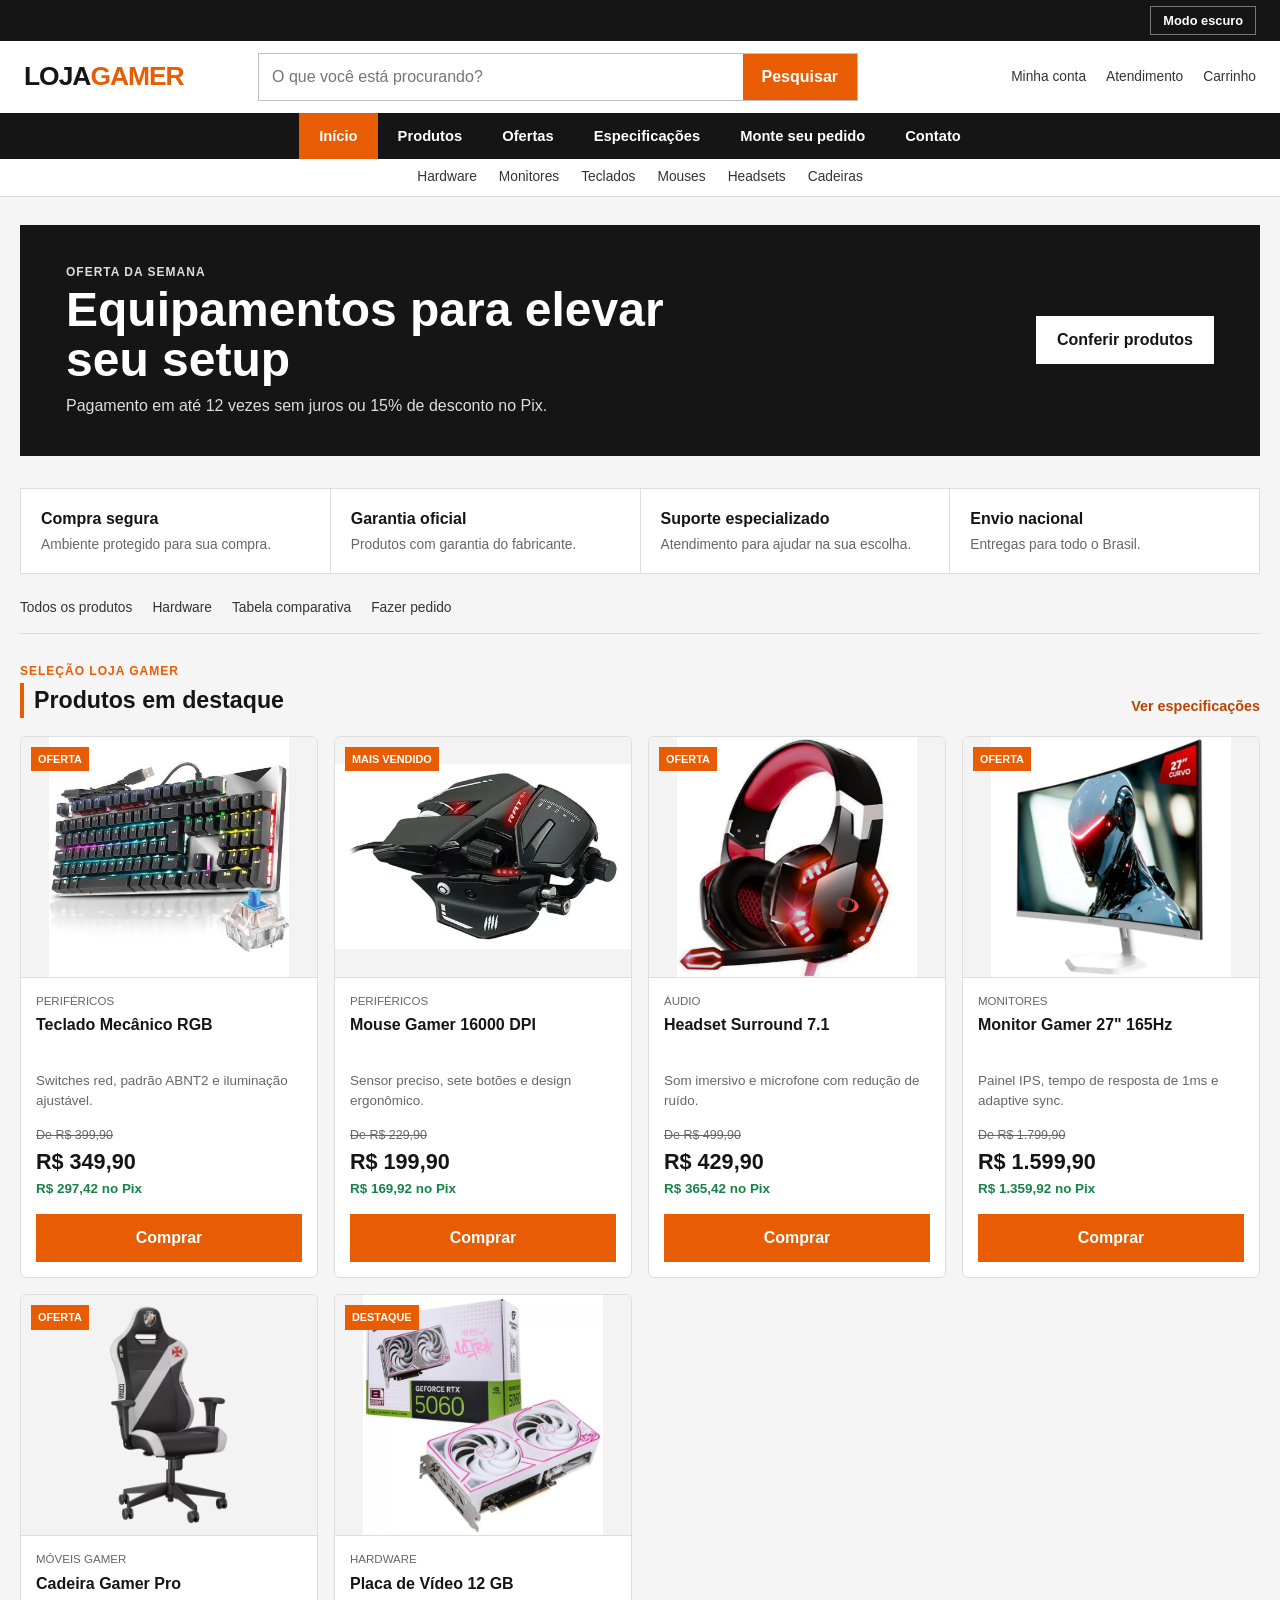
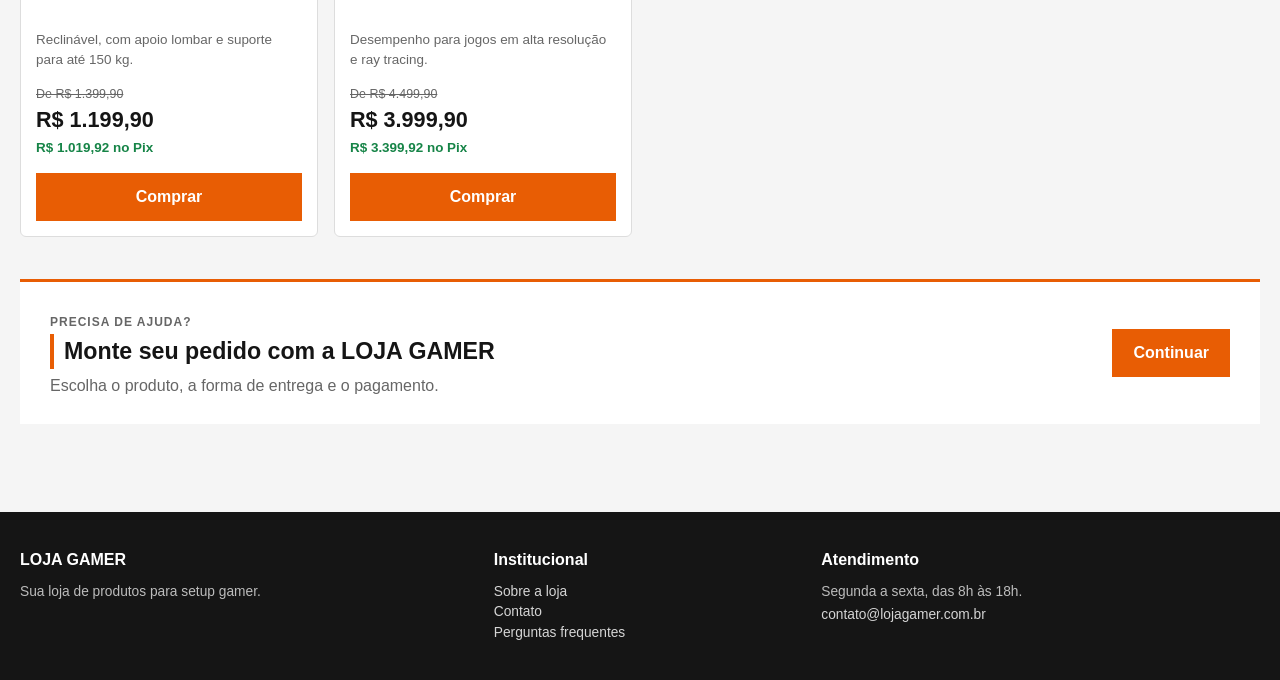
<file: index.html>
<!DOCTYPE html>
<html lang="pt-BR">
<head>
    <meta charset="UTF-8">
    <meta name="viewport" content="width=device-width, initial-scale=1.0">
    <meta name="description" content="LOJA GAMER - loja online de produtos e periféricos gamer">
    <title>LOJA GAMER | Início</title>
    <link rel="stylesheet" href="style.css">
</head>

<body id="topo">

    <header class="site-header">
        <div class="barra-topo">
            <input type="checkbox" id="tema" class="visualmente-oculto" role="switch">
            <label for="tema" class="alternar">
                <span class="txt-claro">Modo escuro</span>
                <span class="txt-escuro">Modo claro</span>
            </label>
        </div>

        <div class="header-superior">
            <a class="logo" href="index.html" aria-label="LOJA GAMER - página inicial">LOJA<span>GAMER</span></a>

            <form class="busca" action="#" method="get" role="search">
                <label for="pesquisa" class="visualmente-oculto">Pesquisar produtos</label>
                <input type="search" id="pesquisa" name="pesquisa" placeholder="O que você está procurando?">
                <button type="submit">Pesquisar</button>
            </form>

            <nav class="atalhos-header" aria-label="Acesso rápido">
                <a href="cadastro.html">Minha conta</a>
                <a href="contato.html">Atendimento</a>
                <a href="cadastro.html#pedido">Carrinho</a>
            </nav>
        </div>

        <nav class="menu-principal" aria-label="Menu principal">
            <ul>
                <li><a class="ativo" href="index.html" aria-current="page">Início</a></li>
                <li><a href="#produtos">Produtos</a></li>
                <li><a href="#ofertas">Ofertas</a></li>
                <li><a href="detalhes.html">Especificações</a></li>
                <li><a href="cadastro.html">Monte seu pedido</a></li>
                <li><a href="contato.html">Contato</a></li>
            </ul>
        </nav>

        <nav class="menu-categorias" aria-label="Categorias de produtos">
            <a href="#placa-video">Hardware</a>
            <a href="#monitor">Monitores</a>
            <a href="#teclado">Teclados</a>
            <a href="#mouse">Mouses</a>
            <a href="#headset">Headsets</a>
            <a href="#cadeira">Cadeiras</a>
        </nav>
    </header>

    <main>
        <section class="faixa-promocional" id="ofertas" aria-labelledby="titulo-oferta">
            <div>
                <p class="chamada">OFERTA DA SEMANA</p>
                <h1 id="titulo-oferta">Equipamentos para elevar seu setup</h1>
                <p>Pagamento em até 12 vezes sem juros ou 15% de desconto no Pix.</p>
            </div>
            <a class="botao botao-claro" href="#produtos">Conferir produtos</a>
        </section>

        <section class="beneficios" aria-label="Vantagens da LOJA GAMER">
            <article>
                <strong>Compra segura</strong>
                <p>Ambiente protegido para sua compra.</p>
            </article>
            <article>
                <strong>Garantia oficial</strong>
                <p>Produtos com garantia do fabricante.</p>
            </article>
            <article>
                <strong>Suporte especializado</strong>
                <p>Atendimento para ajudar na sua escolha.</p>
            </article>
            <article>
                <strong>Envio nacional</strong>
                <p>Entregas para todo o Brasil.</p>
            </article>
        </section>

        <nav class="atalhos-pagina" aria-label="Atalhos desta página">
            <a href="#produtos">Todos os produtos</a>
            <a href="#placa-video">Hardware</a>
            <a href="detalhes.html#tabela">Tabela comparativa</a>
            <a href="cadastro.html#pedido">Fazer pedido</a>
        </nav>

        <section id="produtos" aria-labelledby="titulo-produtos">
            <header class="titulo-secao">
                <div>
                    <p class="rotulo-secao">SELEÇÃO LOJA GAMER</p>
                    <h2 id="titulo-produtos">Produtos em destaque</h2>
                </div>
                <a href="detalhes.html">Ver especificações</a>
            </header>

            <div class="grade-produtos">

                <article class="produto-card" id="teclado">
                    <p class="etiqueta">Oferta</p>
                    <a href="cadastro.html#pedido">
                        <img src="img/keyboard.jpeg" width="360" height="240" alt="Teclado mecânico gamer com iluminação RGB">
                    </a>
                    <div class="produto-info">
                        <p class="categoria-produto">Periféricos</p>
                        <h3><a href="cadastro.html#pedido">Teclado Mecânico RGB</a></h3>
                        <p class="descricao-produto">Switches red, padrão ABNT2 e iluminação ajustável.</p>
                        <p class="preco-anterior">De R$ 399,90</p>
                        <p class="preco-atual">R$ 349,90</p>
                        <p class="preco-pix">R$ 297,42 no Pix</p>
                        <a class="botao botao-produto" href="cadastro.html#pedido">Comprar</a>
                    </div>
                </article>

                <article class="produto-card" id="mouse">
                    <p class="etiqueta">Mais vendido</p>
                    <a href="cadastro.html#pedido">
                        <img src="img/mouse.webp" width="360" height="240" alt="Mouse gamer com sensor óptico de 16000 DPI">
                    </a>
                    <div class="produto-info">
                        <p class="categoria-produto">Periféricos</p>
                        <h3><a href="cadastro.html#pedido">Mouse Gamer 16000 DPI</a></h3>
                        <p class="descricao-produto">Sensor preciso, sete botões e design ergonômico.</p>
                        <p class="preco-anterior">De R$ 229,90</p>
                        <p class="preco-atual">R$ 199,90</p>
                        <p class="preco-pix">R$ 169,92 no Pix</p>
                        <a class="botao botao-produto" href="cadastro.html#pedido">Comprar</a>
                    </div>
                </article>

                <article class="produto-card" id="headset">
                    <p class="etiqueta">Oferta</p>
                    <a href="cadastro.html#pedido">
                        <img src="img/headset.webp" width="360" height="240" alt="Headset gamer com som surround 7.1">
                    </a>
                    <div class="produto-info">
                        <p class="categoria-produto">Áudio</p>
                        <h3><a href="cadastro.html#pedido">Headset Surround 7.1</a></h3>
                        <p class="descricao-produto">Som imersivo e microfone com redução de ruído.</p>
                        <p class="preco-anterior">De R$ 499,90</p>
                        <p class="preco-atual">R$ 429,90</p>
                        <p class="preco-pix">R$ 365,42 no Pix</p>
                        <a class="botao botao-produto" href="cadastro.html#pedido">Comprar</a>
                    </div>
                </article>

                <article class="produto-card" id="monitor">
                    <p class="etiqueta">Oferta</p>
                    <a href="cadastro.html#pedido">
                        <img src="img/monitor.webp" width="360" height="240" alt="Monitor gamer de 27 polegadas com taxa de atualização de 165Hz">
                    </a>
                    <div class="produto-info">
                        <p class="categoria-produto">Monitores</p>
                        <h3><a href="cadastro.html#pedido">Monitor Gamer 27" 165Hz</a></h3>
                        <p class="descricao-produto">Painel IPS, tempo de resposta de 1ms e adaptive sync.</p>
                        <p class="preco-anterior">De R$ 1.799,90</p>
                        <p class="preco-atual">R$ 1.599,90</p>
                        <p class="preco-pix">R$ 1.359,92 no Pix</p>
                        <a class="botao botao-produto" href="cadastro.html#pedido">Comprar</a>
                    </div>
                </article>

                <article class="produto-card" id="cadeira">
                    <p class="etiqueta">Oferta</p>
                    <a href="cadastro.html#pedido">
                        <img src="img/cadeira_gamer.webp" width="360" height="240" alt="Cadeira gamer reclinável com apoio lombar">
                    </a>
                    <div class="produto-info">
                        <p class="categoria-produto">Móveis gamer</p>
                        <h3><a href="cadastro.html#pedido">Cadeira Gamer Pro</a></h3>
                        <p class="descricao-produto">Reclinável, com apoio lombar e suporte para até 150 kg.</p>
                        <p class="preco-anterior">De R$ 1.399,90</p>
                        <p class="preco-atual">R$ 1.199,90</p>
                        <p class="preco-pix">R$ 1.019,92 no Pix</p>
                        <a class="botao botao-produto" href="cadastro.html#pedido">Comprar</a>
                    </div>
                </article>

                <article class="produto-card" id="placa-video">
                    <p class="etiqueta">Destaque</p>
                    <a href="cadastro.html#pedido">
                        <img src="img/placa.webp" width="360" height="240" alt="Placa de vídeo gamer com 12 GB de memória">
                    </a>
                    <div class="produto-info">
                        <p class="categoria-produto">Hardware</p>
                        <h3><a href="cadastro.html#pedido">Placa de Vídeo 12 GB</a></h3>
                        <p class="descricao-produto">Desempenho para jogos em alta resolução e ray tracing.</p>
                        <p class="preco-anterior">De R$ 4.499,90</p>
                        <p class="preco-atual">R$ 3.999,90</p>
                        <p class="preco-pix">R$ 3.399,92 no Pix</p>
                        <a class="botao botao-produto" href="cadastro.html#pedido">Comprar</a>
                    </div>
                </article>

            </div>
        </section>

        <section class="chamada-cadastro" aria-labelledby="titulo-ajuda">
            <div>
                <p class="rotulo-secao">PRECISA DE AJUDA?</p>
                <h2 id="titulo-ajuda">Monte seu pedido com a LOJA GAMER</h2>
                <p>Escolha o produto, a forma de entrega e o pagamento.</p>
            </div>
            <a class="botao" href="cadastro.html#pedido">Continuar</a>
        </section>
    </main>

    <footer class="site-footer">
        <section>
            <h2>LOJA GAMER</h2>
            <p>Sua loja de produtos para setup gamer.</p>
        </section>

        <nav aria-label="Links do rodapé">
            <h2>Institucional</h2>
            <a href="detalhes.html">Sobre a loja</a>
            <a href="contato.html">Contato</a>
            <a href="detalhes.html#faq">Perguntas frequentes</a>
        </nav>

        <section>
            <h2>Atendimento</h2>
            <p>Segunda a sexta, das 8h às 18h.</p>
            <a href="mailto:contato@lojagamer.com.br">contato@lojagamer.com.br</a>
        </section>
    </footer>

</body>
</html>
</file>
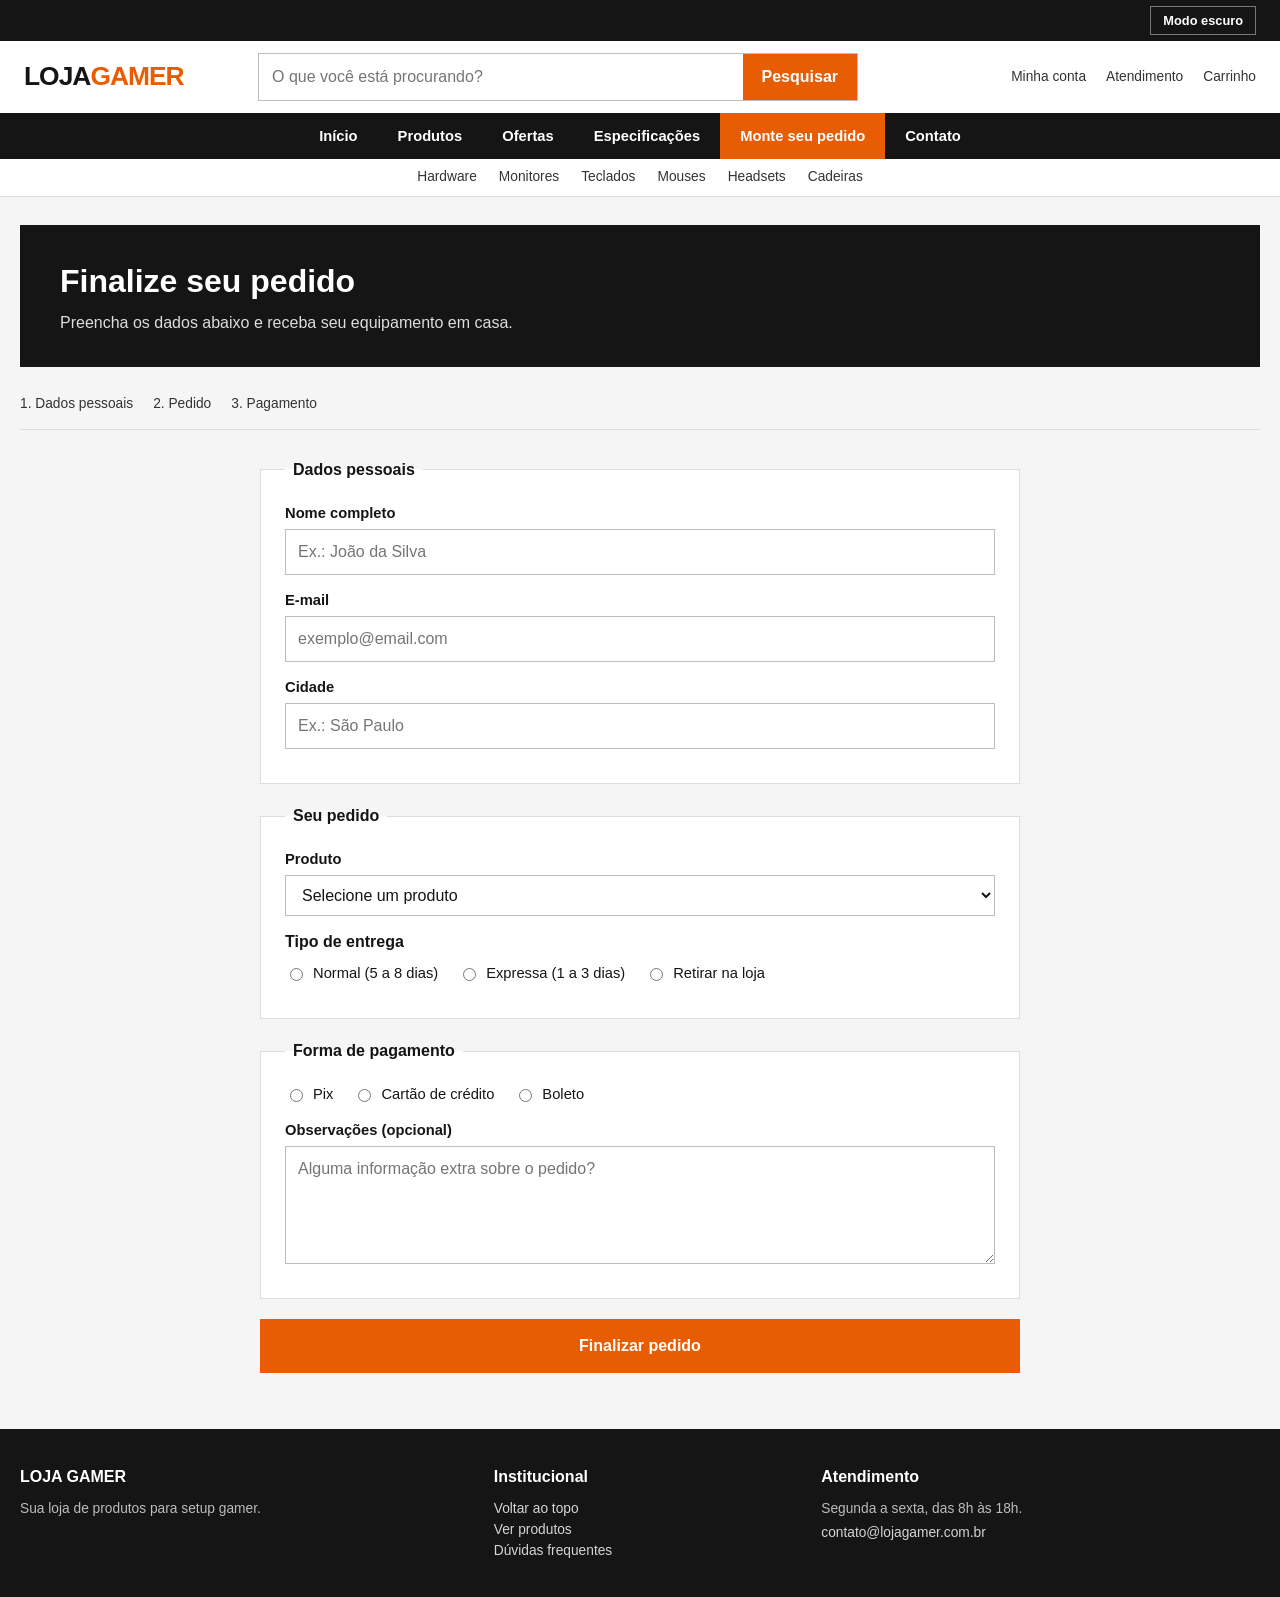
<file: cadastro.html>
<!DOCTYPE html>
<html lang="pt-BR">
<head>
    <meta charset="UTF-8">
    <meta name="viewport" content="width=device-width, initial-scale=1.0">
    <title>Monte seu pedido | LOJA GAMER</title>
    <link rel="stylesheet" href="style.css">
</head>

<body id="topo">

    <header class="site-header">
        <div class="barra-topo">
            <input type="checkbox" id="tema" class="visualmente-oculto" role="switch">
            <label for="tema" class="alternar">
                <span class="txt-claro">Modo escuro</span>
                <span class="txt-escuro">Modo claro</span>
            </label>
        </div>

        <div class="header-superior">
            <a class="logo" href="index.html" aria-label="LOJA GAMER - página inicial">LOJA<span>GAMER</span></a>

            <form class="busca" action="#" method="get" role="search">
                <label for="pesquisa" class="visualmente-oculto">Pesquisar produtos</label>
                <input type="search" id="pesquisa" name="pesquisa" placeholder="O que você está procurando?">
                <button type="submit">Pesquisar</button>
            </form>

            <nav class="atalhos-header" aria-label="Acesso rápido">
                <a href="cadastro.html">Minha conta</a>
                <a href="contato.html">Atendimento</a>
                <a href="cadastro.html#pedido">Carrinho</a>
            </nav>
        </div>

        <nav class="menu-principal" aria-label="Menu principal">
            <ul>
                <li><a href="index.html">Início</a></li>
                <li><a href="index.html#produtos">Produtos</a></li>
                <li><a href="index.html#ofertas">Ofertas</a></li>
                <li><a href="detalhes.html">Especificações</a></li>
                <li><a class="ativo" href="cadastro.html" aria-current="page">Monte seu pedido</a></li>
                <li><a href="contato.html">Contato</a></li>
            </ul>
        </nav>

        <nav class="menu-categorias" aria-label="Categorias de produtos">
            <a href="index.html#placa-video">Hardware</a>
            <a href="index.html#monitor">Monitores</a>
            <a href="index.html#teclado">Teclados</a>
            <a href="index.html#mouse">Mouses</a>
            <a href="index.html#headset">Headsets</a>
            <a href="index.html#cadeira">Cadeiras</a>
        </nav>
    </header>

    <main>
        <section class="hero">
            <h1>Finalize seu pedido</h1>
            <p>Preencha os dados abaixo e receba seu equipamento em casa.</p>
        </section>

        <ul class="atalhos">
            <li><a href="#dados">1. Dados pessoais</a></li>
            <li><a href="#pedido">2. Pedido</a></li>
            <li><a href="#pagamento">3. Pagamento</a></li>
        </ul>

        <form class="formulario" action="#" method="post">

            <fieldset id="dados">
                <legend>Dados pessoais</legend>

                <div class="campo">
                    <label for="nome">Nome completo</label>
                    <input type="text" id="nome" name="nome" placeholder="Ex.: João da Silva" required>
                </div>

                <div class="campo">
                    <label for="email">E-mail</label>
                    <input type="email" id="email" name="email" placeholder="exemplo@email.com" required>
                </div>

                <div class="campo">
                    <label for="cidade">Cidade</label>
                    <input type="text" id="cidade" name="cidade" placeholder="Ex.: São Paulo" required>
                </div>
            </fieldset>

            <fieldset id="pedido">
                <legend>Seu pedido</legend>

                <div class="campo">
                    <label for="produto">Produto</label>
                    <select id="produto" name="produto" required>
                        <option value="">Selecione um produto</option>
                        <option value="teclado">Teclado Mecânico RGB</option>
                        <option value="mouse">Mouse Gamer 16000 DPI</option>
                        <option value="headset">Headset Surround 7.1</option>
                        <option value="monitor">Monitor 27" 165Hz</option>
                        <option value="cadeira">Cadeira Gamer Pro</option>
                        <option value="placa">Placa de Vídeo 12GB</option>
                    </select>
                </div>

                <p class="grupo-titulo">Tipo de entrega</p>
                <div class="opcoes-radio">
                    <div class="opcao">
                        <input type="radio" id="entrega-normal" name="entrega" value="normal" required>
                        <label for="entrega-normal">Normal (5 a 8 dias)</label>
                    </div>
                    <div class="opcao">
                        <input type="radio" id="entrega-expressa" name="entrega" value="expressa">
                        <label for="entrega-expressa">Expressa (1 a 3 dias)</label>
                    </div>
                    <div class="opcao">
                        <input type="radio" id="entrega-retirada" name="entrega" value="retirada">
                        <label for="entrega-retirada">Retirar na loja</label>
                    </div>
                </div>
            </fieldset>

            <fieldset id="pagamento">
                <legend>Forma de pagamento</legend>

                <div class="opcoes-radio">
                    <div class="opcao">
                        <input type="radio" id="pg-pix" name="pagamento" value="pix" required>
                        <label for="pg-pix">Pix</label>
                    </div>
                    <div class="opcao">
                        <input type="radio" id="pg-cartao" name="pagamento" value="cartao">
                        <label for="pg-cartao">Cartão de crédito</label>
                    </div>
                    <div class="opcao">
                        <input type="radio" id="pg-boleto" name="pagamento" value="boleto">
                        <label for="pg-boleto">Boleto</label>
                    </div>
                </div>

                <div class="campo">
                    <label for="obs">Observações (opcional)</label>
                    <textarea id="obs" name="obs" rows="4" placeholder="Alguma informação extra sobre o pedido?"></textarea>
                </div>
            </fieldset>

            <button type="submit" class="btn-enviar">Finalizar pedido</button>
        </form>
    </main>

    <footer class="site-footer">
        <section>
            <h2>LOJA GAMER</h2>
            <p>Sua loja de produtos para setup gamer.</p>
        </section>

        <nav aria-label="Links do rodapé">
            <h2>Institucional</h2>
            <a href="#topo">Voltar ao topo</a>
            <a href="index.html#produtos">Ver produtos</a>
            <a href="detalhes.html#faq">Dúvidas frequentes</a>
        </nav>

        <section>
            <h2>Atendimento</h2>
            <p>Segunda a sexta, das 8h às 18h.</p>
            <a href="mailto:contato@lojagamer.com.br">contato@lojagamer.com.br</a>
        </section>
    </footer>

</body>
</html>
</file>
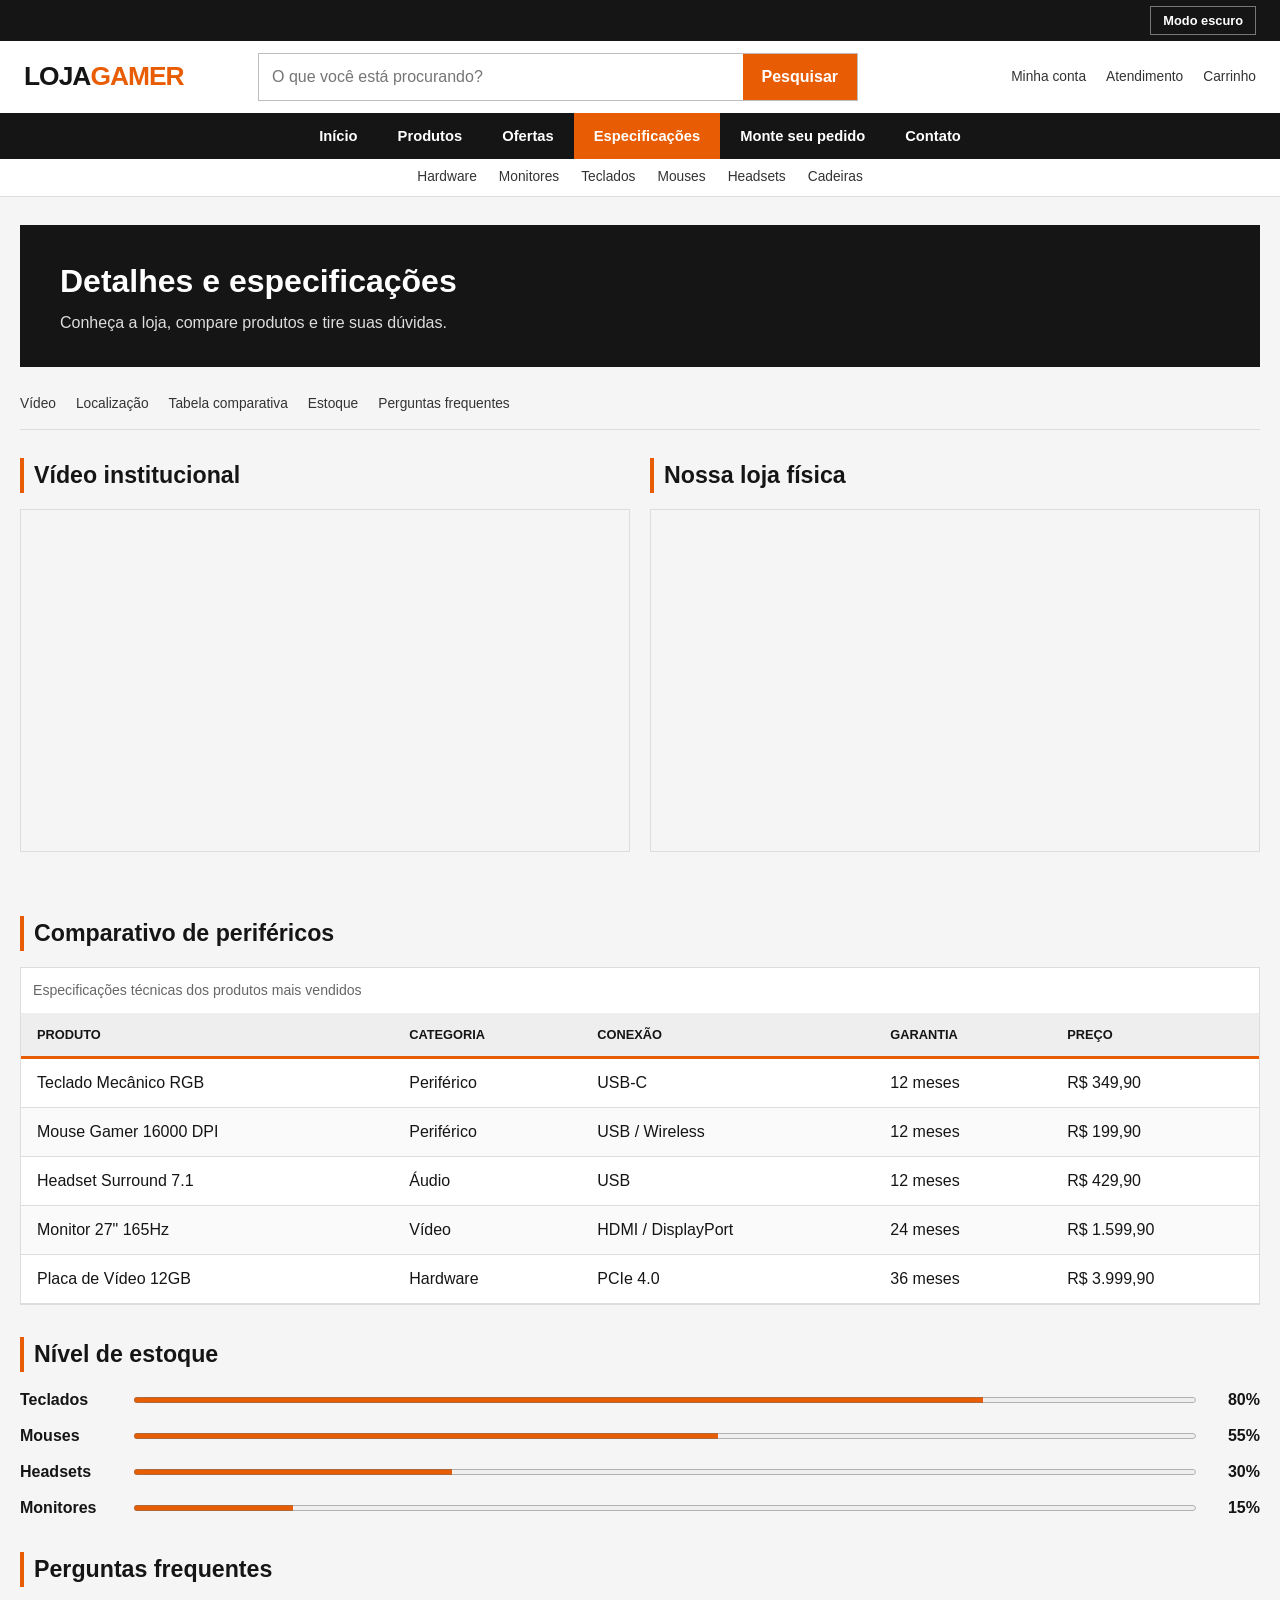
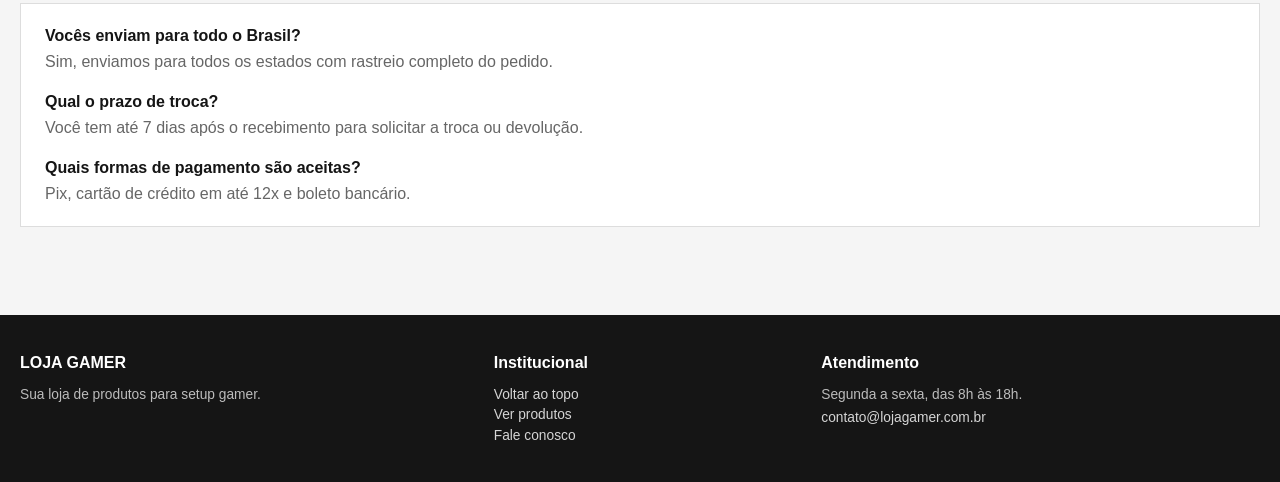
<file: detalhes.html>
<!DOCTYPE html>
<html lang="pt-BR">
<head>
    <meta charset="UTF-8">
    <meta name="viewport" content="width=device-width, initial-scale=1.0">
    <title>Especificações | LOJA GAMER</title>
    <link rel="stylesheet" href="style.css">
</head>

<body id="topo">

    <header class="site-header">
        <div class="barra-topo">
            <input type="checkbox" id="tema" class="visualmente-oculto" role="switch">
            <label for="tema" class="alternar">
                <span class="txt-claro">Modo escuro</span>
                <span class="txt-escuro">Modo claro</span>
            </label>
        </div>

        <div class="header-superior">
            <a class="logo" href="index.html" aria-label="LOJA GAMER - página inicial">LOJA<span>GAMER</span></a>

            <form class="busca" action="#" method="get" role="search">
                <label for="pesquisa" class="visualmente-oculto">Pesquisar produtos</label>
                <input type="search" id="pesquisa" name="pesquisa" placeholder="O que você está procurando?">
                <button type="submit">Pesquisar</button>
            </form>

            <nav class="atalhos-header" aria-label="Acesso rápido">
                <a href="cadastro.html">Minha conta</a>
                <a href="contato.html">Atendimento</a>
                <a href="cadastro.html#pedido">Carrinho</a>
            </nav>
        </div>

        <nav class="menu-principal" aria-label="Menu principal">
            <ul>
                <li><a href="index.html">Início</a></li>
                <li><a href="index.html#produtos">Produtos</a></li>
                <li><a href="index.html#ofertas">Ofertas</a></li>
                <li><a class="ativo" href="detalhes.html" aria-current="page">Especificações</a></li>
                <li><a href="cadastro.html">Monte seu pedido</a></li>
                <li><a href="contato.html">Contato</a></li>
            </ul>
        </nav>

        <nav class="menu-categorias" aria-label="Categorias de produtos">
            <a href="index.html#placa-video">Hardware</a>
            <a href="index.html#monitor">Monitores</a>
            <a href="index.html#teclado">Teclados</a>
            <a href="index.html#mouse">Mouses</a>
            <a href="index.html#headset">Headsets</a>
            <a href="index.html#cadeira">Cadeiras</a>
        </nav>
    </header>

    <main>
        <section class="hero">
            <h1>Detalhes e especificações</h1>
            <p>Conheça a loja, compare produtos e tire suas dúvidas.</p>
        </section>

        <ul class="atalhos">
            <li><a href="#video">Vídeo</a></li>
            <li><a href="#localizacao">Localização</a></li>
            <li><a href="#tabela">Tabela comparativa</a></li>
            <li><a href="#estoque">Estoque</a></li>
            <li><a href="#faq">Perguntas frequentes</a></li>
        </ul>

        <div class="midias">
            <section id="video">
                <h2>Vídeo institucional</h2>
                <div class="video-container">
                    <iframe width="560" height="315" 
                    src="https://www.youtube.com/embed/BQco-ETHtTs?si=wQwxp-zdsumYUg7R" 
                    title="YouTube video player" frameborder="0" allow="accelerometer; 
                    autoplay; clipboard-write; encrypted-media; gyroscope; picture-in-picture; web-share" 
                    referrerpolicy="strict-origin-when-cross-origin" allowfullscreen>
                    </iframe>
                </div>
            </section>

            <section id="localizacao">
                <h2>Nossa loja física</h2>
                <div class="video-container">
                    <iframe src="https://www.google.com/maps/embed?pb=!1m18!1m12!1m3!1d13718.4926658229!2d-35.22587628902573!3d-5.868650405095809!2m3!1f0!2f0!3f0!3m2!1i1024!2i768!4f13.1!3m3!1m2!1s0x7b255f78b2e267b%3A0xd07b0fcde810f5d7!2sMiranda%20Computa%C3%A7%C3%A3o%20-%20Centro%20Administrativo%20(Natal-RN)!5e0!3m2!1spt-BR!2sbr!4v1792538662025!5m2!1spt-BR!2sbr" 
                    width="600" height="450" style="border:0;" allowfullscreen="" 
                    loading="lazy" referrerpolicy="strict-origin-when-cross-origin">
                    </iframe>
                </div>
            </section>
        </div>

        <section id="tabela">
            <h2>Comparativo de periféricos</h2>
            <div class="tabela-wrapper">
                <table>
                    <caption>Especificações técnicas dos produtos mais vendidos</caption>
                    <thead>
                        <tr>
                            <th scope="col">Produto</th>
                            <th scope="col">Categoria</th>
                            <th scope="col">Conexão</th>
                            <th scope="col">Garantia</th>
                            <th scope="col">Preço</th>
                        </tr>
                    </thead>
                    <tbody>
                        <tr><td>Teclado Mecânico RGB</td><td>Periférico</td><td>USB-C</td><td>12 meses</td><td>R$ 349,90</td></tr>
                        <tr><td>Mouse Gamer 16000 DPI</td><td>Periférico</td><td>USB / Wireless</td><td>12 meses</td><td>R$ 199,90</td></tr>
                        <tr><td>Headset Surround 7.1</td><td>Áudio</td><td>USB</td><td>12 meses</td><td>R$ 429,90</td></tr>
                        <tr><td>Monitor 27" 165Hz</td><td>Vídeo</td><td>HDMI / DisplayPort</td><td>24 meses</td><td>R$ 1.599,90</td></tr>
                        <tr><td>Placa de Vídeo 12GB</td><td>Hardware</td><td>PCIe 4.0</td><td>36 meses</td><td>R$ 3.999,90</td></tr>
                    </tbody>
                </table>
            </div>
        </section>

        <section id="estoque">
            <h2>Nível de estoque</h2>
            <div class="indicador">
                <span class="indicador-nome">Teclados</span>
                <progress value="80" max="100">80%</progress>
                <span class="indicador-valor">80%</span>
            </div>
            <div class="indicador">
                <span class="indicador-nome">Mouses</span>
                <progress value="55" max="100">55%</progress>
                <span class="indicador-valor">55%</span>
            </div>
            <div class="indicador">
                <span class="indicador-nome">Headsets</span>
                <progress value="30" max="100">30%</progress>
                <span class="indicador-valor">30%</span>
            </div>
            <div class="indicador">
                <span class="indicador-nome">Monitores</span>
                <progress value="15" max="100">15%</progress>
                <span class="indicador-valor">15%</span>
            </div>
        </section>

        <section id="faq">
            <h2>Perguntas frequentes</h2>
            <dl class="faq">
                <dt>Vocês enviam para todo o Brasil?</dt>
                <dd>Sim, enviamos para todos os estados com rastreio completo do pedido.</dd>

                <dt>Qual o prazo de troca?</dt>
                <dd>Você tem até 7 dias após o recebimento para solicitar a troca ou devolução.</dd>

                <dt>Quais formas de pagamento são aceitas?</dt>
                <dd>Pix, cartão de crédito em até 12x e boleto bancário.</dd>
            </dl>
        </section>
    </main>

    <footer class="site-footer">
        <section>
            <h2>LOJA GAMER</h2>
            <p>Sua loja de produtos para setup gamer.</p>
        </section>

        <nav aria-label="Links do rodapé">
            <h2>Institucional</h2>
            <a href="#topo">Voltar ao topo</a>
            <a href="index.html#produtos">Ver produtos</a>
            <a href="contato.html">Fale conosco</a>
        </nav>

        <section>
            <h2>Atendimento</h2>
            <p>Segunda a sexta, das 8h às 18h.</p>
            <a href="mailto:contato@lojagamer.com.br">contato@lojagamer.com.br</a>
        </section>
    </footer>

</body>
</html>
</file>
<file: style.css>
/* ==========================================================
   LOJA GAMER - estilo inspirado em Pichau, Kabum e Miranda
   ========================================================== */

/* ---------- TOKENS (tema claro) ---------- */
:root {
    color-scheme: light;
    --laranja: #e85d04;
    --laranja-esc: #bd4300;
    --destaque: #bd4300;     /* laranja usado em texto */
    --verde: #168447;
    --vermelho: #c93434;
    --bg: #f5f5f5;           /* fundo da página */
    --card: #ffffff;         /* fundo de caixas */
    --faixa: #151515;        /* faixas escuras (menu, banner, rodapé) */
    --texto: #151515;
    --texto2: #333333;
    --suave: #666666;
    --linha: #dddddd;
    --campo: #bdbdbd;
    --zebra: #fafafa;
    --hover: #fff1e6;
    --thead: #eeeeee;
    --h-header: 196px;       /* altura aproximada do cabeçalho (usada no contato) */
    --h-footer: 150px;       /* altura aproximada do rodapé (usada no contato) */
}

/* ---------- TEMA ESCURO (checkbox #tema marcado, sem JS) ---------- */
:root:has(#tema:checked) {
    color-scheme: dark;
    --destaque: #ff8a3d;
    --verde: #3ddc84;
    --bg: #0f0f0f;
    --card: #1c1c1c;
    --faixa: #000000;
    --texto: #f0f0f0;
    --texto2: #cccccc;
    --suave: #a5a5a5;
    --linha: #333333;
    --campo: #555555;
    --zebra: #222222;
    --hover: #3a2415;
    --thead: #2a2a2a;
}

/* ---------- BASE ---------- */
*, *::before, *::after { box-sizing: border-box; }
html { scroll-behavior: smooth; }
body { margin: 0; background: var(--bg); color: var(--texto); font: 1rem/1.5 Arial, Helvetica, sans-serif; }
img { display: block; max-width: 100%; }
a { color: inherit; }
button, input, select, textarea { font: inherit; }
[id] { scroll-margin-top: 125px; }
:focus-visible { outline: 3px solid #ffad75; outline-offset: 2px; }

.visualmente-oculto {
    position: absolute; width: 1px; height: 1px; margin: -1px; padding: 0;
    overflow: hidden; clip: rect(0, 0, 0, 0); white-space: nowrap; border: 0;
}

/* ---------- BOTÃO DE TEMA (canto superior direito) ---------- */
.barra-topo { display: flex; justify-content: flex-end; align-items: center; padding: 6px 24px; background: var(--faixa); }
.alternar { display: inline-block; padding: 4px 12px; border: 1px solid #777; color: #fff; font-size: .8rem; font-weight: 700; cursor: pointer; user-select: none; }
.alternar:hover { background: var(--laranja); border-color: var(--laranja); }
#tema:focus-visible + .alternar { outline: 3px solid #ffad75; outline-offset: 2px; }
.txt-escuro { display: none; }
:root:has(#tema:checked) .txt-claro { display: none; }
:root:has(#tema:checked) .txt-escuro { display: inline; }

/* ---------- CABEÇALHO ---------- */
.site-header { background: var(--card); border-bottom: 1px solid var(--linha); }
.header-superior {
    display: grid; grid-template-columns: 210px minmax(280px, 600px) auto;
    align-items: center; gap: 24px; max-width: 1280px; margin: 0 auto; padding: 12px 24px;
}
.logo { color: var(--texto); font-size: 1.65rem; font-weight: 900; letter-spacing: -1px; text-decoration: none; }
.logo span { color: var(--laranja); }

.busca { display: flex; border: 1px solid var(--campo); background: var(--card); }
.busca input { min-width: 0; flex: 1; padding: 11px 13px; border: 0; background: transparent; color: inherit; }
.busca button { padding: 0 18px; }

/* Menu principal (faixa escura) com link ativo em laranja */
.menu-principal { background: var(--faixa); }
.menu-principal ul { display: flex; flex-wrap: wrap; justify-content: center; max-width: 1280px; margin: 0 auto; padding: 0 24px; list-style: none; }
.menu-principal a { display: block; padding: 12px 20px; color: #fff; font-size: .92rem; font-weight: 700; text-decoration: none; white-space: nowrap; }
.menu-principal a:hover, .menu-principal a.ativo { background: var(--laranja); }

/* Grupos de links discretos: acesso rápido, categorias e atalhos de âncora */
.atalhos-header, .menu-categorias, .atalhos-pagina, .atalhos { display: flex; flex-wrap: wrap; gap: 8px 20px; }
.atalhos-header { justify-content: flex-end; }
.menu-categorias { justify-content: center; gap: 8px 22px; padding: 8px 20px; background: var(--card); }
.atalhos-pagina, .atalhos { margin: 0 0 28px; padding: 0 0 14px; border-bottom: 1px solid var(--linha); list-style: none; }
.atalhos-header a, .menu-categorias a, .atalhos-pagina a, .atalhos a {
    color: var(--texto2); font-size: .86rem; text-decoration: none; white-space: nowrap;
}
.atalhos-header a:hover, .menu-categorias a:hover, .atalhos-pagina a:hover, .atalhos a:hover,
.titulo-secao > a:hover, .site-footer a:hover { color: var(--destaque); text-decoration: underline; }

/* ---------- CONTEÚDO ---------- */
main { width: min(1280px, calc(100% - 40px)); margin: 0 auto; padding: 28px 0 56px; }
main section { margin-bottom: 32px; }
main h2 { margin: 0 0 16px; padding-left: 10px; border-left: 4px solid var(--laranja); font-size: 1.45rem; }

/* Faixas escuras: banner da home e título das páginas internas */
.faixa-promocional, .hero { background: var(--faixa); color: #fff; }
.faixa-promocional p, .hero p { margin: 0; color: #ddd; }
.faixa-promocional { display: flex; justify-content: space-between; align-items: center; gap: 30px; min-height: 220px; padding: 38px 46px; }
.faixa-promocional h1 { max-width: 650px; margin: 4px 0 8px; font-size: clamp(1.8rem, 4vw, 3rem); line-height: 1.05; }
.hero { margin-bottom: 24px; padding: 32px 40px; }
.hero h1 { margin: 0 0 6px; font-size: 2rem; }

.chamada, .rotulo-secao { margin: 0; color: var(--laranja); font-size: .75rem; font-weight: 800; letter-spacing: 1px; }

/* Botões: link, busca e envio do formulário compartilham o mesmo estilo */
.botao, .busca button, .btn-enviar {
    border: 1px solid var(--laranja); background: var(--laranja); color: #fff;
    font-weight: 700; text-decoration: none; cursor: pointer; transition: background .2s;
}
.botao:hover, .busca button:hover, .btn-enviar:hover { background: var(--laranja-esc); border-color: var(--laranja-esc); }
.botao { display: inline-block; padding: 11px 20px; }
.botao-claro { flex-shrink: 0; background: #fff; border-color: #fff; color: #151515; }
.botao-claro:hover { background: var(--laranja); border-color: var(--laranja); color: #fff; }

/* Benefícios: grid com linhas finas entre as colunas */
.beneficios { display: grid; grid-template-columns: repeat(4, 1fr); gap: 1px; margin: 24px 0; border: 1px solid var(--linha); background: var(--linha); }
.beneficios article { padding: 18px 20px; background: var(--card); }
.beneficios strong { display: block; margin-bottom: 4px; }
.beneficios p { margin: 0; color: var(--suave); font-size: .86rem; }

.titulo-secao { display: flex; justify-content: space-between; align-items: end; gap: 20px; margin-bottom: 18px; }
.titulo-secao h2, .chamada-cadastro h2 { margin: 3px 0 0; }
.titulo-secao > a { color: var(--destaque); font-size: .9rem; font-weight: 700; text-decoration: none; }

/* ---------- VITRINE (CSS Grid) ---------- */
.grade-produtos { display: grid; grid-template-columns: repeat(4, 1fr); gap: 16px; }
.produto-card {
    position: relative; display: flex; flex-direction: column; overflow: hidden;
    border: 1px solid var(--linha); border-radius: 6px; background: var(--card);
    transition: transform .25s, box-shadow .25s;
}
.produto-card:hover { transform: scale(1.03); box-shadow: 0 6px 16px rgba(0, 0, 0, .18); }
.produto-card > a:first-of-type { background: #f3f3f3; }
.produto-card img { width: 100%; aspect-ratio: 3 / 2; object-fit: contain; }

.etiqueta { position: absolute; z-index: 1; top: 10px; left: 10px; margin: 0; padding: 4px 7px; background: var(--laranja); color: #fff; font-size: .68rem; font-weight: 800; text-transform: uppercase; }
.produto-info { display: flex; flex: 1; flex-direction: column; padding: 15px; border-top: 1px solid var(--linha); }
.categoria-produto { margin: 0 0 5px; color: var(--suave); font-size: .72rem; text-transform: uppercase; }
.produto-info h3 { min-height: 48px; margin: 0 0 8px; font-size: 1rem; line-height: 1.3; }
.produto-info h3 a { text-decoration: none; }
.produto-info h3 a:hover { color: var(--destaque); text-decoration: underline; }
.descricao-produto { min-height: 43px; margin: 0 0 12px; color: var(--suave); font-size: .84rem; }
.preco-anterior { margin: 0; color: var(--suave); font-size: .78rem; text-decoration: line-through; }
.preco-atual { margin: 1px 0; font-size: 1.35rem; font-weight: 800; }
.preco-pix { margin: 0 0 15px; color: var(--verde); font-size: .84rem; font-weight: 700; }
.botao-produto { width: 100%; margin-top: auto; text-align: center; }

.chamada-cadastro { display: flex; justify-content: space-between; align-items: center; gap: 24px; margin-top: 42px; padding: 26px 30px; border-top: 3px solid var(--laranja); background: var(--card); }
.chamada-cadastro p { margin: 5px 0 0; color: var(--suave); }

/* ---------- DETALHES ---------- */
.midias { display: grid; grid-template-columns: repeat(auto-fit, minmax(320px, 1fr)); gap: 20px; margin-bottom: 32px; }
.video-container { aspect-ratio: 16 / 9; border: 1px solid var(--linha); }
.video-container iframe { display: block; width: 100%; height: 100%; border: 0; }

/* Tabela: border-collapse, zebrado e hover */
.tabela-wrapper { overflow-x: auto; border: 1px solid var(--linha); background: var(--card); }
table { width: 100%; border-collapse: collapse; }
caption { padding: 12px; color: var(--suave); font-size: .88rem; text-align: left; }
th, td { padding: 12px 16px; border-bottom: 1px solid var(--linha); text-align: left; }
thead th { background: var(--thead); border-bottom: 3px solid var(--laranja); font-size: .8rem; text-transform: uppercase; }
tbody tr:nth-child(even) { background: var(--zebra); }
tbody tr:hover { background: var(--hover); }

/* Indicadores de estoque (Flexbox) */
.indicador { display: flex; align-items: center; gap: 14px; margin-bottom: 12px; }
.indicador-nome { flex: 0 0 100px; font-weight: 700; }
.indicador-valor { flex: 0 0 50px; text-align: right; font-weight: 700; }
.indicador progress { flex: 1; height: 12px; accent-color: var(--laranja); }

/* Caixas: FAQ, fieldsets e perfil */
.faq, fieldset, .perfil-card { border: 1px solid var(--linha); background: var(--card); }
.faq { margin: 0; padding: 20px 24px; }
.faq dt { margin-top: 16px; font-weight: 700; }
.faq dt:first-child { margin-top: 0; }
.faq dd { margin: 2px 0 0; color: var(--suave); }

/* ---------- CADASTRO ---------- */
.formulario { display: flex; flex-direction: column; gap: 20px; max-width: 760px; margin: 0 auto; }
fieldset { margin: 0; padding: 20px 24px; }
legend { padding: 0 8px; font-weight: 700; }
.campo { display: flex; flex-direction: column; gap: 5px; margin-bottom: 14px; }
label { font-size: .92rem; font-weight: 700; }

input[type="text"], input[type="email"], select, textarea {
    width: 100%; padding: 10px 12px; border: 1px solid var(--campo); background: var(--card); color: var(--texto);
}
/* :focus nos campos de digitação */
input[type="text"]:focus, input[type="email"]:focus, select:focus, textarea:focus {
    outline: none; border-color: var(--laranja); box-shadow: 0 0 0 3px rgba(232, 93, 4, .3);
}
input:not(:placeholder-shown):invalid { border-color: var(--vermelho); }

.grupo-titulo { margin: 0 0 8px; font-weight: 700; }
.opcoes-radio { display: flex; flex-wrap: wrap; gap: 8px 20px; margin-bottom: 14px; }
.opcao { display: flex; align-items: center; gap: 7px; }
.opcao label { font-weight: 400; cursor: pointer; }
input[type="radio"] { accent-color: var(--laranja); }
.btn-enviar { padding: 14px; font-size: 1rem; }

/* ---------- CONTATO (card centralizado com Flexbox) ---------- */
/* As alturas do cabeçalho e do rodapé estão em variáveis no :root */
main.pagina-contato { display: flex; justify-content: center; align-items: center; min-height: calc(100vh - var(--h-header) - var(--h-footer)); }
.perfil-card { width: 100%; max-width: 400px; padding: 36px 30px; border-top: 4px solid var(--laranja); text-align: center; }
.perfil-foto { width: 160px; height: 160px; margin: 0 auto 14px; border-radius: 50%; object-fit: cover; }
.perfil-card h1 { margin: 0; font-size: 1.6rem; }
.perfil-cargo { margin: 4px 0 12px; color: var(--destaque); font-weight: 700; }
.perfil-bio { margin: 0 0 18px; color: var(--suave); font-size: .92rem; }
.redes { display: flex; justify-content: center; flex-wrap: wrap; gap: 18px; margin: 0 0 22px; padding: 0; list-style: none; }
.redes a { color: var(--texto2); font-size: 2rem; text-decoration: none; transition: color .2s; }
.redes a:hover { color: var(--laranja); }
.contatos { display: flex; flex-direction: column; gap: 10px; }
.btn-contato { padding: 11px; border: 2px solid var(--laranja); color: var(--destaque); font-weight: 700; text-decoration: none; transition: background .2s; }
.btn-contato:hover { background: var(--laranja); color: #fff; }

/* ---------- RODAPÉ ---------- */
.site-footer { display: grid; grid-template-columns: 1.5fr 1fr 1.5fr; gap: 35px; padding: 36px max(20px, calc((100% - 1280px) / 2)); background: var(--faixa); color: #fff; }
.site-footer h2 { margin: 0 0 10px; font-size: 1rem; }
.site-footer p { margin: 0; color: #bcbcbc; font-size: .86rem; }
.site-footer nav { display: flex; flex-direction: column; align-items: flex-start; }
.site-footer a { color: #d5d5d5; font-size: .86rem; text-decoration: none; }

/* ---------- RESPONSIVIDADE ---------- */
@media (max-width: 1050px) {
    .header-superior { grid-template-columns: 180px 1fr; }
    .atalhos-header { grid-column: 1 / -1; justify-content: center; }
    .grade-produtos { grid-template-columns: repeat(3, 1fr); }
    .beneficios { grid-template-columns: repeat(2, 1fr); }
}
@media (max-width: 760px) {
    .barra-topo { padding: 6px 12px; }
    .header-superior { display: flex; flex-wrap: wrap; justify-content: center; padding: 12px; }
    .logo, .busca { width: 100%; }
    .logo { text-align: center; }
    .menu-principal ul, .menu-categorias { flex-wrap: nowrap; justify-content: flex-start; overflow-x: auto; }
    .menu-principal ul { padding: 0; }
    .menu-categorias { padding: 8px 12px; }
    .menu-principal a { padding: 11px 15px; }
    .faixa-promocional, .chamada-cadastro { flex-direction: column; align-items: flex-start; padding: 28px 24px; }
    .grade-produtos { grid-template-columns: repeat(2, 1fr); }
    .site-footer { grid-template-columns: 1fr; }
}
@media (max-width: 480px) {
    main { width: calc(100% - 24px); padding-top: 14px; }
    .grade-produtos, .beneficios { grid-template-columns: 1fr; }
    .titulo-secao { flex-direction: column; align-items: flex-start; }
    .produto-info h3, .descricao-produto { min-height: 0; }
}
@media (prefers-reduced-motion: reduce) {
    html { scroll-behavior: auto; }
    * { transition: none !important; }
}
</file>
